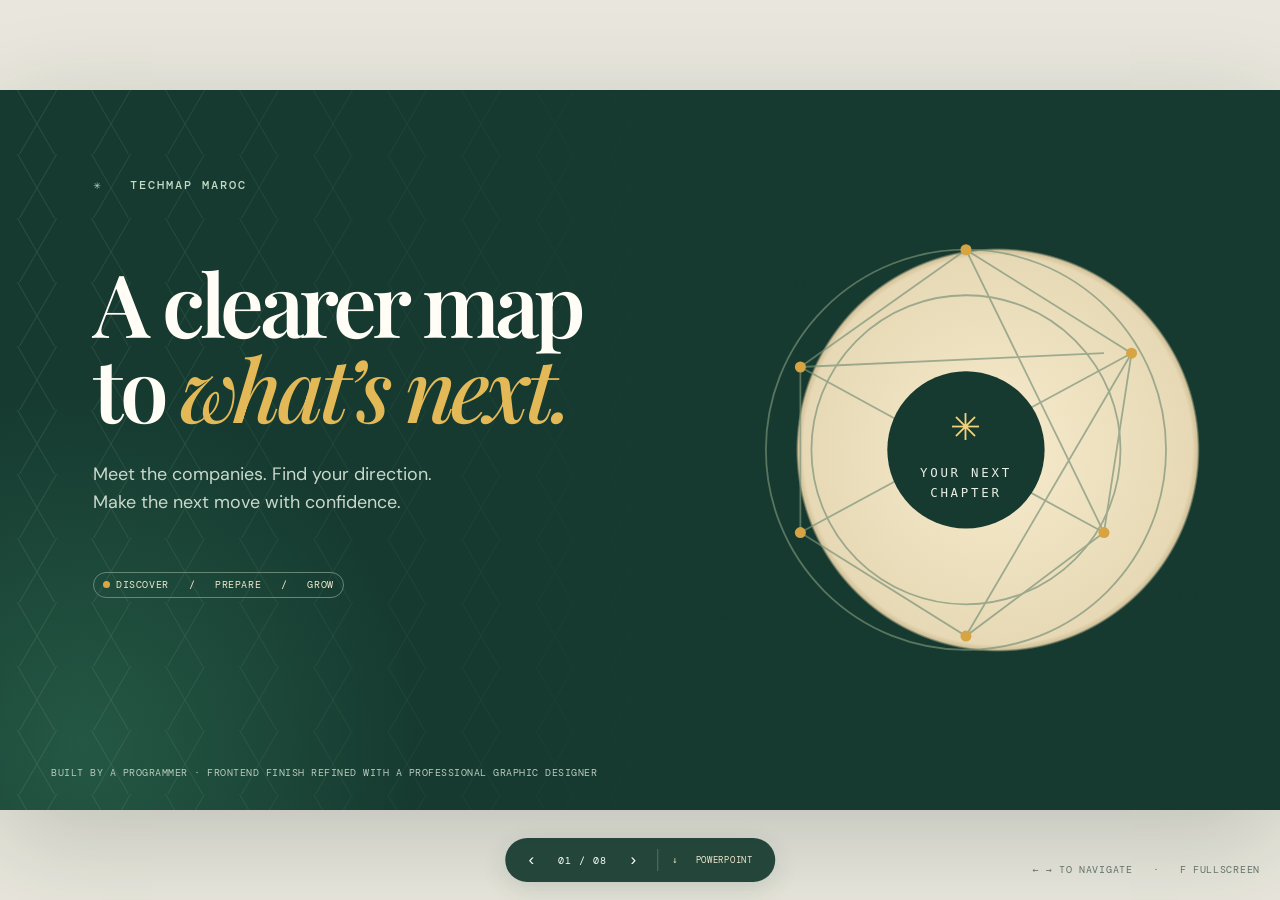
<file: presentation/index.html>
<!doctype html>
<html lang="en">
<head>
<meta charset="utf-8"><meta name="viewport" content="width=device-width,initial-scale=1"><title>TechMap Maroc — A career atlas</title>
<style>
@import url('https://fonts.googleapis.com/css2?family=DM+Mono:wght@400;500&family=DM+Sans:wght@400;500;600;700&family=Playfair+Display:ital,wght@0,500;0,600;1,500;1,600&display=swap');
:root{--paper:#f5f1e7;--white:#fffdf7;--ink:#163a30;--green:#22634b;--mint:#dce9dd;--gold:#d9a644;--rust:#c96543;--muted:#77837a;--line:#d9ddd1;--serif:'Playfair Display',Georgia,serif;--sans:'DM Sans',Arial,sans-serif;--mono:'DM Mono',monospace}
*{box-sizing:border-box} body{margin:0;background:#e9e7dd;color:var(--ink);font-family:var(--sans);overflow:hidden}.stage{width:min(100vw,calc(100vh * 16 / 9));height:min(100vh,calc(100vw * 9 / 16));position:absolute;inset:50% auto auto 50%;transform:translate(-50%,-50%);background:var(--paper);box-shadow:0 28px 100px #12261e33;overflow:hidden}.slide{position:absolute;inset:0;padding:5.2% 5.3% 4.5%;opacity:0;visibility:hidden;transform:translateX(2%);transition:opacity .35s ease,transform .4s ease,visibility .35s}.slide.active{opacity:1;visibility:visible;transform:none}.slide:before{content:'';position:absolute;inset:0 auto 0 0;width:7px;background:var(--green)}.meta{display:flex;justify-content:space-between;align-items:center;font:500 clamp(8px,.8vw,11px) var(--mono);letter-spacing:.13em;color:var(--muted);text-transform:uppercase;border-bottom:1px solid var(--line);padding-bottom:1.2%}.brand{color:var(--ink);font-weight:500}.brand i{font-style:normal;color:var(--gold);font-size:1.4em;padding-right:.5em}.foot{position:absolute;left:5.3%;right:5.3%;bottom:2.2%;display:flex;justify-content:space-between;font:10px var(--mono);letter-spacing:.12em;text-transform:uppercase;color:#7e8980}.eyebrow{font:500 clamp(9px,.83vw,12px) var(--mono);letter-spacing:.17em;color:var(--green);text-transform:uppercase}.headline{font:600 clamp(28px,3.45vw,48px)/1.1 var(--serif);letter-spacing:-.035em;margin:.34em 0 .22em;color:var(--ink)}.sub{font-size:clamp(13px,1.25vw,17px);color:var(--muted);line-height:1.55;max-width:760px}.pill{display:inline-flex;align-items:center;gap:.55em;border:1px solid var(--line);border-radius:99px;padding:.55em .9em;font:10px var(--mono);letter-spacing:.06em;color:var(--green);text-transform:uppercase}.dot{width:7px;height:7px;border-radius:50%;background:var(--gold)}
/* cover */
.cover{background:var(--ink);color:var(--white);padding:0}.cover:before{display:none}.cover .left{position:absolute;left:0;top:0;bottom:0;width:55%;padding:6.8% 0 5% 7.3%;background:radial-gradient(ellipse at 12% 91%,#245844 0,transparent 38%),var(--ink)}.cover .left:after{content:'';position:absolute;inset:0;opacity:.16;background-image:linear-gradient(60deg,transparent 48%,#a3bea4 49%,transparent 50%),linear-gradient(-60deg,transparent 48%,#a3bea4 49%,transparent 50%);background-size:74px 64px;mask-image:linear-gradient(90deg,#000,transparent)}.cover .copy{position:relative;z-index:2}.cover .logo{font:500 12px var(--mono);letter-spacing:.17em;color:#c2dcc7;text-transform:uppercase}.cover h1{font:600 clamp(45px,6.8vw,88px)/.98 var(--serif);letter-spacing:-.055em;margin:11% 0 5%;color:#fffdf6}.cover h1 em{font-weight:500;color:#e3b856}.cover .dek{max-width:420px;color:#cad8cc;font-size:clamp(15px,1.4vw,19px);line-height:1.55}.cover .credit{position:absolute;bottom:4.3%;left:7.3%;max-width:610px;color:#b9cbbd;font:10px var(--mono);letter-spacing:.05em;z-index:2}.cover .art{position:absolute;right:0;top:0;width:49%;height:100%;background:radial-gradient(circle at 55% 50%,#f6ebcd 0,#e7d9b5 39%,#d4c49c 40%,transparent 40.5%);display:grid;place-items:center}.cover svg{width:88%;height:78%;overflow:visible}.cover .loc{position:absolute;font:10px var(--mono);letter-spacing:.12em;color:var(--ink);text-transform:uppercase}.cover .loc.a{left:12%;top:26%}.cover .loc.b{right:8%;top:24%}.cover .loc.c{left:10%;bottom:26%}.cover .loc.d{right:7%;bottom:29%}
/* layouts */.cols{display:grid;grid-template-columns:1fr 1fr;gap:3.5%;align-items:stretch}.panel{background:var(--white);border:1px solid var(--line);border-radius:18px;padding:5%;}.panel.dark{background:var(--ink);border-color:var(--ink);color:var(--white)}.panel h3{font:600 clamp(20px,2.2vw,29px)/1.12 var(--serif);margin:.7em 0}.panel p{color:var(--muted);font-size:clamp(12px,1.15vw,15px);line-height:1.6;margin:0}.panel.dark p{color:#c6d7ca}.topline{font:500 10px var(--mono);letter-spacing:.16em;text-transform:uppercase;color:var(--green)}.dark .topline{color:#b9d8c3}.split{margin-top:4%;height:58%}.bridge{display:flex;align-items:center;justify-content:center;gap:2%;margin:2.2% 0;color:var(--gold);font:11px var(--mono);letter-spacing:.16em}.bridge:before,.bridge:after{content:'';height:1px;flex:1;background:var(--gold)}
/* directory mock */.directory{margin-top:3%;display:grid;grid-template-columns:1.6fr .8fr;gap:4%;align-items:center}.browser{background:#fffdf7;border:1px solid var(--line);border-radius:17px;overflow:hidden;box-shadow:0 14px 34px #213a2b10}.browserbar{height:31px;background:var(--ink);display:flex;align-items:center;padding:0 13px;gap:5px;color:#e8eee5;font:9px var(--mono);letter-spacing:.14em}.browserbar .traffic{display:flex;gap:4px;margin-right:auto}.traffic i{width:7px;height:7px;border-radius:50%;background:var(--rust)}.traffic i:nth-child(2){background:var(--gold)}.traffic i:nth-child(3){background:#92b99a}.browserbody{padding:3.4%}.searchrow{display:flex;gap:7px;margin-bottom:2.4%}.search{flex:1;background:#f0f1e9;border:1px solid var(--line);border-radius:7px;padding:9px 11px;color:#879188;font-size:11px}.filter{border:1px solid var(--line);border-radius:7px;padding:9px 11px;font-size:10px;color:var(--ink)}.company{display:grid;grid-template-columns:34px 1.2fr 1fr 80px;align-items:center;gap:11px;padding:11px 3px;border-top:1px solid #e4e5db}.avatar{width:32px;height:32px;border-radius:9px;background:var(--mint);display:grid;place-items:center;font:600 13px var(--serif);color:var(--green)}.co-name{font-weight:700;font-size:12px}.city{font:8px var(--mono);color:var(--muted);letter-spacing:.1em;margin-top:3px}.tag{font-size:9px;background:#eaf0e8;color:var(--green);padding:6px 8px;border-radius:99px;justify-self:start}.view{font:9px var(--mono);color:var(--green);text-align:right}
.pointlist{display:grid;gap:18px;margin-top:8%}.point{display:grid;grid-template-columns:24px 1fr;gap:11px;align-items:start}.numb{background:var(--ink);color:white;border-radius:50%;width:22px;height:22px;display:grid;place-items:center;font:10px var(--mono)}.point strong{display:block;font:500 11px var(--mono);letter-spacing:.08em}.point span{display:block;color:var(--muted);font-size:12px;margin-top:4px}
/* chart */.insights{display:grid;grid-template-columns:1.1fr .9fr;gap:3%;margin-top:3.6%;height:62%}.leftmetrics{display:grid;grid-template-columns:repeat(3,1fr);gap:10px;margin-bottom:12px}.metric{background:var(--white);border:1px solid var(--line);border-radius:12px;padding:11px 13px}.metric b{font:600 26px var(--serif);display:block}.metric small{font:9px var(--mono);letter-spacing:.1em;color:var(--muted)}.chart{height:calc(100% - 88px);background:var(--white);border:1px solid var(--line);border-radius:15px;padding:16px 19px}.chart-title{font:10px var(--mono);letter-spacing:.14em;color:var(--muted);margin-bottom:16px}.barrow{display:grid;grid-template-columns:105px 1fr 30px;align-items:center;gap:9px;margin:12px 0}.barrow label{font:9px var(--mono);color:#627268;white-space:nowrap}.bar{height:8px;border-radius:9px;background:#e8ece4;overflow:hidden}.bar i{display:block;height:100%;border-radius:9px;background:linear-gradient(90deg,#26704f,#89ad77)}.barrow:first-of-type .bar i{background:linear-gradient(90deg,#d29d37,#edc66c)}.barrow b{font:10px var(--mono);text-align:right}.mapbox{border-radius:16px;background:var(--ink);position:relative;overflow:hidden;padding:20px;color:white}.maplabel{font:9px var(--mono);letter-spacing:.14em;color:#c0d5c4}.mapbox svg{width:100%;height:82%;margin-top:3%}.cityname{font:9px var(--mono);fill:#f7f4e9}.citycount{font:9px var(--mono);fill:#bdd8c3}
/* toolkit */.toolrow{display:grid;grid-template-columns:repeat(4,1fr);gap:12px;margin-top:5%}.tool{background:var(--white);border:1px solid var(--line);border-radius:15px;padding:17px 15px 18px;min-height:190px;position:relative;overflow:hidden}.tool:after{content:'';position:absolute;width:85px;height:85px;right:-30px;top:-35px;border-radius:50%;background:var(--tone);opacity:.13}.tool .letter{font:500 27px var(--serif);color:var(--tone)}.tool hr{border:0;border-top:1px solid var(--line);margin:12px 0}.tool b{font:500 10px var(--mono);letter-spacing:.06em}.tool p{font-size:12px;line-height:1.55;color:var(--muted);margin-top:13px}.alert{margin-top:2.4%;border-radius:9px;background:#f2e7c9;color:var(--ink);padding:10px 14px;font:10px var(--mono);letter-spacing:.08em;text-align:center}
/* architecture */.archband{background:var(--ink);color:#f7f4e9;border-radius:9px;padding:11px 13px;text-align:center;font:10px var(--mono);letter-spacing:.08em;margin-top:3%}.arch{display:grid;grid-template-columns:1fr 35px 1fr 35px 1fr;align-items:center;margin-top:3%}.node{background:var(--white);border:1px solid var(--line);border-radius:15px;padding:20px;min-height:174px}.node:nth-of-type(3){background:#e7eee4}.node .num{font:10px var(--mono);color:var(--gold)}.node h3{font:600 18px var(--serif);margin:13px 0 5px}.node .stack{font:9px var(--mono);color:var(--green);letter-spacing:.07em}.node p{font-size:11px;line-height:1.5;color:var(--muted)}.arrow{color:var(--gold);font-size:26px;text-align:center}.micro{display:flex;gap:18px;align-items:center;margin-top:3%;font-size:12px;color:var(--muted)}.micro b{font:10px var(--mono);letter-spacing:.1em;color:var(--green)}
/* trust */.trust{display:grid;grid-template-columns:.62fr 1.38fr;gap:5%;align-items:center;margin-top:3%;height:57%}.orbit{width:min(270px,90%);aspect-ratio:1;border-radius:50%;background:#e5eddf;position:relative;display:grid;place-items:center;margin:auto}.orbit:before,.orbit:after{content:'';position:absolute;inset:16%;border:1px solid #a8bea9;border-radius:50%}.orbit:after{inset:32%;border-color:#c4d1bc}.core{width:76px;height:76px;border-radius:50%;background:var(--ink);display:grid;place-items:center;color:white;font:500 14px var(--mono);z-index:1}.orbit .planet{width:11px;height:11px;background:var(--gold);border-radius:50%;position:absolute;top:5%;left:48%}.trustlist{display:grid}.trustitem{display:grid;grid-template-columns:40px 150px 1fr;gap:11px;align-items:center;padding:13px 0;border-bottom:1px solid var(--line)}.trustitem .number{font:10px var(--mono);color:var(--gold)}.trustitem b{font:500 10px var(--mono);letter-spacing:.04em}.trustitem span{font-size:12px;color:var(--muted)}
/* close */.close{padding:0;background:var(--white)}.close:before{display:none}.close .side{position:absolute;inset:0 auto 0 0;width:31%;background:var(--ink);display:grid;place-items:center}.close .side svg{width:85%;height:75%}.close .content{position:absolute;left:39%;top:18%;width:54%}.close h2{font:600 clamp(32px,4.3vw,58px)/1.08 var(--serif);letter-spacing:-.04em;margin:7% 0;color:var(--ink)}.close p{max-width:520px;color:var(--muted);line-height:1.65;font-size:15px}.close .creditline{border-top:1px solid var(--line);margin-top:9%;padding-top:5%;font-size:14px;color:var(--ink);font-weight:600;max-width:520px}
.controls{position:fixed;bottom:18px;left:50%;transform:translateX(-50%);display:flex;align-items:center;gap:10px;background:#173a30ee;color:white;border-radius:30px;padding:8px 12px;box-shadow:0 7px 24px #163a3022;z-index:20}.controls button{border:0;background:transparent;color:white;font-size:17px;width:28px;height:28px;border-radius:50%;cursor:pointer}.controls button:hover{background:#ffffff25}.counter{font:10px var(--mono);letter-spacing:.1em;min-width:54px;text-align:center}.download{border-left:1px solid #ffffff38;padding:5px 10px 5px 14px;color:#f1e8cf;text-decoration:none;font:9px var(--mono);letter-spacing:.08em;white-space:nowrap}.download:hover{color:#fff;background:#ffffff18;border-radius:20px}.hint{position:fixed;right:20px;bottom:24px;color:#637268;font:10px var(--mono);letter-spacing:.07em}.progress{height:2px;position:absolute;bottom:0;left:0;background:var(--gold);transition:width .3s;z-index:10}
@media(max-width:750px){.hint{display:none}.slide{padding:4%}.headline{font-size:27px}.sub{font-size:12px}.tool{padding:10px;min-height:150px}.tool p{font-size:10px}.panel{padding:4%}}
</style></head>
<body><main class="stage" id="stage">
<section class="slide cover active">
 <div class="left"><div class="copy"><div class="logo">✳ &nbsp; TECHMAP MAROC</div><h1>A clearer map<br>to <em>what’s next.</em></h1><p class="dek">Meet the companies. Find your direction.<br>Make the next move with confidence.</p><div style="margin-top:9%"><span class="pill" style="border-color:#668775;color:#f1e8cf"><i class="dot"></i> Discover &nbsp; / &nbsp; Prepare &nbsp; / &nbsp; Grow</span></div></div><div class="credit">BUILT BY A PROGRAMMER · FRONTEND FINISH REFINED WITH A PROFESSIONAL GRAPHIC DESIGNER</div></div>
 <div class="art"><span class="loc a">Tanger · 27</span><span class="loc b">Rabat · 41</span><span class="loc c">Agadir · 21</span><span class="loc d">Fès · 15</span><svg viewBox="0 0 400 400" aria-label="Morocco city network illustration"><g fill="none" stroke="#789178" stroke-width="1.3" opacity=".68"><circle cx="200" cy="200" r="145"/><circle cx="200" cy="200" r="112"/><path d="M200 55 320 130 300 260 200 335 80 260 80 140Z M80 140l220 120M320 130 80 260M200 55l100 205M200 335l120-205M80 140l220-10"/></g><g fill="#d6a443"><circle cx="200" cy="55" r="4"/><circle cx="320" cy="130" r="4"/><circle cx="300" cy="260" r="4"/><circle cx="200" cy="335" r="4"/><circle cx="80" cy="260" r="4"/><circle cx="80" cy="140" r="4"/></g><circle cx="200" cy="200" r="57" fill="#173a30"/><text x="200" y="193" text-anchor="middle" font-family="Georgia" font-size="27" fill="#efd17e">✳</text><text x="200" y="220" text-anchor="middle" font-family="monospace" font-size="9" letter-spacing="2" fill="#e8eee5">YOUR NEXT</text><text x="200" y="234" text-anchor="middle" font-family="monospace" font-size="9" letter-spacing="2" fill="#e8eee5">CHAPTER</text></svg></div>
</section>
<section class="slide"><div class="meta"><span class="brand"><i>✳</i> TechMap / Maroc</span><span>01 — WHY TECHMAP</span></div><div style="margin-top:5%"><div class="eyebrow">A fragmented ecosystem</div><h2 class="headline">Opportunity is out there.<br>Finding it shouldn’t be scattered.</h2><p class="sub">TechMap turns disconnected research into one purposeful path for exploring Morocco’s tech scene.</p></div><div class="cols split"><article class="panel dark"><div class="topline">The friction</div><h3>Too many tabs.<br>Too little context.</h3><p>Company listings, career advice, and resume tools are often spread across different places.</p></article><div><div class="bridge">ONE CONNECTED WORKSPACE</div><article class="panel"><div class="topline">The shift</div><h3>Explore.<br>Prepare. Move.</h3><p>A directory becomes a practical career companion—built around Morocco.</p></article></div></div><div class="foot"><span>TECHMAP — THE CAREER ATLAS</span><span>02 / 08</span></div></section>
<section class="slide"><div class="meta"><span class="brand"><i>✳</i> TechMap / Maroc</span><span>02 — DISCOVER</span></div><div style="margin-top:4%"><div class="eyebrow">Explore companies</div><h2 class="headline">A directory that helps you narrow in.</h2><p class="sub">Search real companies across cities, specialties, and contact options.</p></div><div class="directory"><div class="browser"><div class="browserbar"><span class="traffic"><i></i><i></i><i></i></span>DISCOVER COMPANIES</div><div class="browserbody"><div class="searchrow"><div class="search">⌕ &nbsp; Search companies, skills, or keywords…</div><div class="filter">All cities⌄</div><div class="filter">Specialty⌄</div></div><div class="company"><div class="avatar">N</div><div><div class="co-name">Nexa Labs</div><div class="city">CASABLANCA</div></div><span class="tag">Software</span><span class="view">VIEW →</span></div><div class="company"><div class="avatar" style="background:#f2e5c4;color:#9e7429">A</div><div><div class="co-name">Atlas Cloud</div><div class="city">RABAT</div></div><span class="tag">Infrastructure</span><span class="view">VIEW →</span></div><div class="company"><div class="avatar" style="background:#f3e3da;color:#a84d35">S</div><div><div class="co-name">Sahara Systems</div><div class="city">MARRAKECH</div></div><span class="tag">Data & AI</span><span class="view">VIEW →</span></div></div></div><div><div class="eyebrow">Find your fit</div><h2 class="headline" style="font-size:clamp(26px,2.7vw,38px)">Less scrolling.<br>More signal.</h2><div class="pointlist"><div class="point"><i class="numb">1</i><div><strong>SEARCH</strong><span>Keywords, skills, companies</span></div></div><div class="point"><i class="numb">2</i><div><strong>FILTER</strong><span>City, specialty, contact</span></div></div><div class="point"><i class="numb">3</i><div><strong>SAVE</strong><span>Favorites, notes, compare</span></div></div></div></div></div><div class="foot"><span>REAL COMPANIES · REAL POSSIBILITIES</span><span>03 / 08</span></div></section>
<section class="slide"><div class="meta"><span class="brand"><i>✳</i> TechMap / Maroc</span><span>03 — UNDERSTAND</span></div><div style="margin-top:4%"><div class="eyebrow">Ecosystem insights</div><h2 class="headline">Zoom out. See where the ecosystem gathers.</h2><p class="sub">Turn company records into a useful landscape view—by city, specialty, and contact reach.</p></div><div class="insights"><div><div class="leftmetrics"><div class="metric"><b>387</b><small>COMPANIES</small></div><div class="metric"><b>35</b><small>CITIES</small></div><div class="metric"><b>6</b><small>SPECIALTIES</small></div></div><div class="chart"><div class="chart-title">COMPANIES BY SPECIALTY</div><div class="barrow"><label>IT SERVICES</label><div class="bar"><i style="width:100%"></i></div><b>216</b></div><div class="barrow"><label>SOFTWARE</label><div class="bar"><i style="width:78%"></i></div><b>196</b></div><div class="barrow"><label>INFRASTRUCTURE</label><div class="bar"><i style="width:60%"></i></div><b>155</b></div><div class="barrow"><label>CYBERSECURITY</label><div class="bar"><i style="width:16%"></i></div><b>28</b></div></div></div><div class="mapbox"><div class="maplabel">CITIES WITH THE BIGGEST FOOTPRINT</div><svg viewBox="0 0 380 230"><g stroke="#6d9a7d" stroke-width="1.5" fill="none"><path d="M50 70 145 40 246 93 333 42 M50 70 88 174 187 206 246 93 333 42 M88 174 145 40 M187 206 333 42"/></g><g fill="#d9a644"><circle cx="50" cy="70" r="5"/><circle cx="145" cy="40" r="5"/><circle cx="246" cy="93" r="5"/><circle cx="333" cy="42" r="5"/></g><g fill="#b9d8c3"><circle cx="88" cy="174" r="4"/><circle cx="187" cy="206" r="4"/></g><g class="cityname"><text x="20" y="95">CASABLANCA</text><text x="121" y="26">RABAT</text><text x="218" y="119">MARRAKECH</text><text x="316" y="25">TANGER</text><text x="56" y="198">AGADIR</text><text x="169" y="229">FÈS</text></g><g class="citycount"><text x="24" y="108">157</text><text x="134" y="13">41</text><text x="231" y="132">38</text><text x="321" y="12">27</text></g></svg></div></div><div class="foot"><span>A DATA-LED VIEW OF THE DIRECTORY</span><span>04 / 08</span></div></section>
<section class="slide"><div class="meta"><span class="brand"><i>✳</i> TechMap / Maroc</span><span>04 — PREPARE</span></div><div style="margin-top:4%"><div class="eyebrow">Tools for your next move</div><h2 class="headline">Build the application. Keep the final say.</h2><p class="sub">A career toolkit that supports your work—not a black box that takes it over.</p></div><div class="alert">AI FEATURES ARE OPTIONAL &nbsp;·&nbsp; OUTPUT IS A DRAFT &nbsp;·&nbsp; REVIEW BEFORE USING OR SENDING</div><div class="toolrow"><article class="tool" style="--tone:#22634b"><div class="letter">A</div><hr><b>RESUME STUDIO</b><p>Four layouts, live preview, color accents, print/PDF.</p></article><article class="tool" style="--tone:#6d9a7d"><div class="letter">B</div><hr><b>RESUME ANALYZER</b><p>Strengths, improvements, keyword matches.</p></article><article class="tool" style="--tone:#c96543"><div class="letter">C</div><hr><b>APPLICATION DRAFTS</b><p>Cover letters and emails prepared for your review.</p></article><article class="tool" style="--tone:#d9a644"><div class="letter">D</div><hr><b>CAREER ASSISTANT</b><p>Describe your goals; get relevant directory matches.</p></article></div><div class="foot"><span>SUPPORT THE WORK · LEAVE THE CHOICE TO YOU</span><span>05 / 08</span></div></section>
<section class="slide"><div class="meta"><span class="brand"><i>✳</i> TechMap / Maroc</span><span>05 — UNDER THE HOOD</span></div><div style="margin-top:4%"><div class="eyebrow">A simple architecture, by design</div><h2 class="headline">A focused stack, with clear boundaries.</h2><p class="sub">A lightweight browser experience; a Python backend for data access and service calls.</p></div><div class="archband">BROWSER &nbsp;→&nbsp; RELATIVE /API REQUEST &nbsp;→&nbsp; FASTAPI ROUTE &nbsp;→&nbsp; DATA / OPTIONAL SERVICE &nbsp;→&nbsp; RESPONSE</div><div class="arch"><article class="node"><div class="num">01 / EXPERIENCE</div><h3>Browser UI</h3><div class="stack">HTML · CSS · JAVASCRIPT</div><p>Search, filters, quick actions, local preview and preferences.</p></article><div class="arrow">→</div><article class="node"><div class="num">02 / APPLICATION</div><h3>FastAPI</h3><div class="stack">PYTHON · REST API</div><p>Routes coordinate directory, account, resume and AI features.</p></article><div class="arrow">→</div><article class="node"><div class="num">03 / DATA & SERVICES</div><h3>Storage + providers</h3><div class="stack">CSV · SQLITE · OPTIONAL APIs</div><p>Company dataset; synced accounts; optional AI and email services.</p></article></div><div class="micro"><b>SELF-HOSTABLE</b><span>Python 3.10+ &nbsp;·&nbsp; no frontend build step &nbsp;·&nbsp; core directory works without AI setup</span></div><div class="foot"><span>FRONTEND → API → SERVICE LAYER</span><span>06 / 08</span></div></section>
<section class="slide"><div class="meta"><span class="brand"><i>✳</i> TechMap / Maroc</span><span>06 — TRUST & CONTROL</span></div><div style="margin-top:4%"><div class="eyebrow">Privacy is part of the product</div><h2 class="headline">Your data. Your settings. Your decision.</h2><p class="sub">A deliberate separation between browser work, optional accounts, and provider-powered tools.</p></div><div class="trust"><div class="orbit"><div class="core">YOU</div><i class="planet"></i></div><div class="trustlist"><div class="trustitem"><span class="number">01</span><b>GUEST MODE</b><span>Preferences and saved work stay in browser storage.</span></div><div class="trustitem"><span class="number">02</span><b>OPTIONAL ACCOUNT</b><span>Sign in to sync workspace data through SQLite.</span></div><div class="trustitem"><span class="number">03</span><b>OPTIONAL AI</b><span>Only submit prompts and resume text when you choose.</span></div><div class="trustitem"><span class="number">04</span><b>HUMAN REVIEW</b><span>Generated content stays a draft; applications aren’t auto-sent.</span></div></div></div><div class="alert">AI REQUIRES A USER-CONFIGURED PROVIDER. NO PROVIDER CREDENTIALS ARE INCLUDED.</div><div class="foot"><span>CONTROL STAYS WITH THE USER</span><span>07 / 08</span></div></section>
<section class="slide close"><div class="side"><svg viewBox="0 0 300 400"><circle cx="150" cy="200" r="130" fill="none" stroke="#789178"/><circle cx="150" cy="200" r="99" fill="none" stroke="#789178"/><path d="M150 70 250 130 230 250 150 330 50 250 50 140Z M50 140l180 110M250 130 50 250M150 70l80 180" fill="none" stroke="#789178"/><circle cx="150" cy="200" r="48" fill="#d9a644"/><text x="150" y="210" text-anchor="middle" font-family="Georgia" font-size="26" fill="#163a30">✳</text></svg></div><div class="content"><div class="eyebrow">TechMap Maroc &nbsp; / &nbsp; Thank you</div><h2>The map is here.<br>Your next move is yours.</h2><p>A company directory, a career toolkit, and an ecosystem view—connected in one workspace.</p><div class="creditline">Programmed by me.<br>Final frontend touches shaped with a professional graphic designer.</div><div style="margin-top:7%"><span class="pill"><i class="dot"></i> Discover what’s next</span></div></div><div class="foot"><span>BUILT FOR THE NEXT CHAPTER</span><span>08 / 08</span></div></section>
<div class="progress" id="progress"></div></main><div class="controls"><button id="prev" aria-label="Previous slide">‹</button><span class="counter" id="count">01 / 08</span><button id="next" aria-label="Next slide">›</button><a class="download" href="TechMap-Maroc-Presentation.pptx" download>↓ &nbsp; POWERPOINT</a></div><div class="hint">← → TO NAVIGATE &nbsp; · &nbsp; F FULLSCREEN</div>
<script>
const slides=[...document.querySelectorAll('.slide')],count=document.getElementById('count'),progress=document.getElementById('progress');let i=0;function show(n){i=(n+slides.length)%slides.length;slides.forEach((s,j)=>s.classList.toggle('active',j===i));count.textContent=String(i+1).padStart(2,'0')+' / '+String(slides.length).padStart(2,'0');progress.style.width=((i+1)/slides.length*100)+'%'}document.getElementById('prev').onclick=()=>show(i-1);document.getElementById('next').onclick=()=>show(i+1);document.addEventListener('keydown',e=>{if(['ArrowRight',' ','PageDown'].includes(e.key)){e.preventDefault();show(i+1)}if(['ArrowLeft','PageUp'].includes(e.key)){e.preventDefault();show(i-1)}if(e.key.toLowerCase()==='f'){document.fullscreenElement?document.exitFullscreen():document.getElementById('stage').requestFullscreen?.()}});let sx;document.addEventListener('touchstart',e=>sx=e.touches[0].clientX);document.addEventListener('touchend',e=>{if(sx-e.changedTouches[0].clientX>40)show(i+1);if(e.changedTouches[0].clientX-sx>40)show(i-1)});
</script></body></html>
</file>
